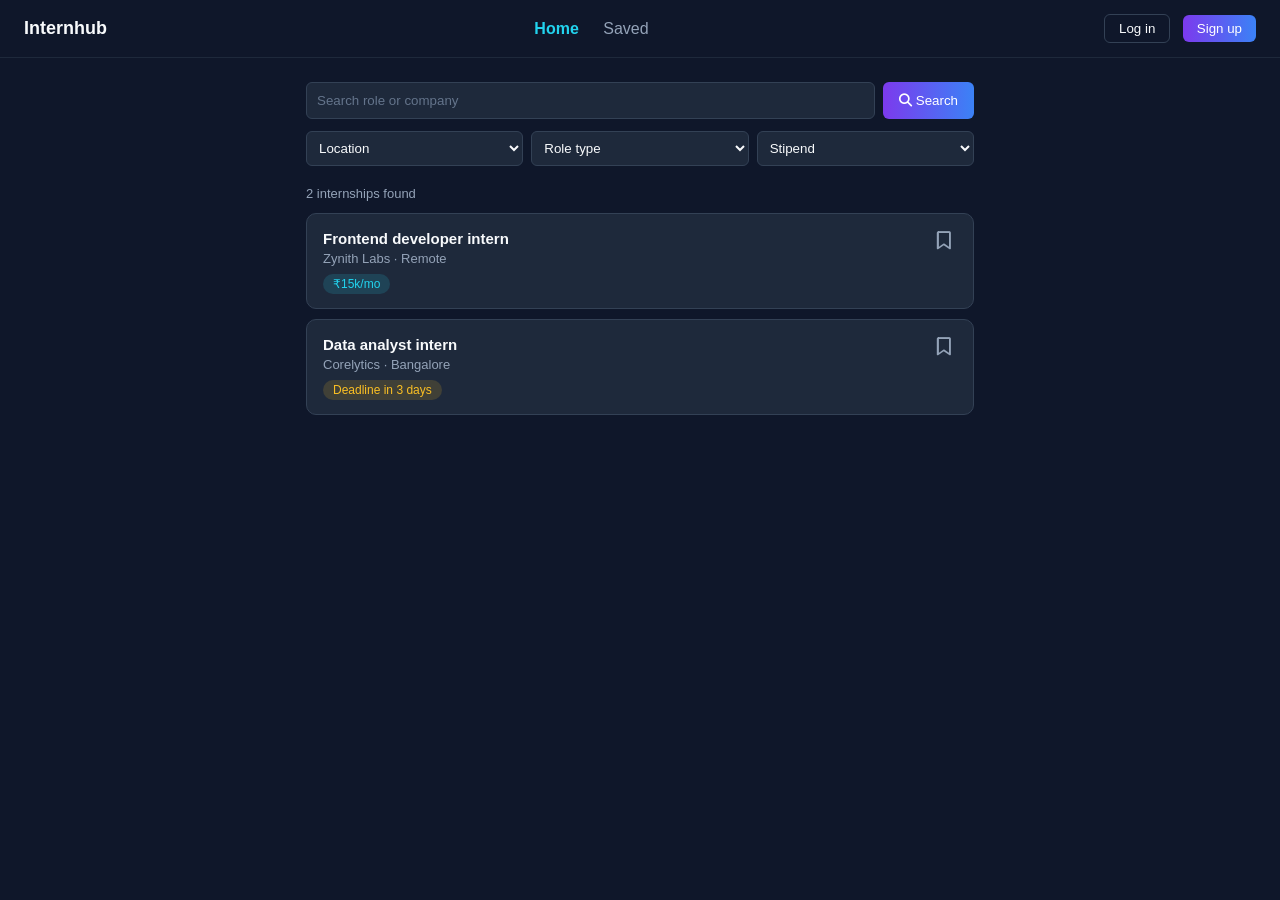
<file: index.html>
<!DOCTYPE html>
<html lang="en">
<head>
    <meta charset="UTF-8">
    <meta name="viewport" content="width=device-width, initial-scale=1.0">
    <title>Internhub</title>
    <link rel="stylesheet" href="style.css">
    <link rel="stylesheet" href="https://cdnjs.cloudflare.com/ajax/libs/font-awesome/6.5.1/css/all.min.css">
</head>
<body>
    <nav class="navbar">
    <div class="logo">Internhub</div>
    <div class="nav-links">
         <a href="index.html" class="active">Home</a>
         <a href="saved.html">Saved</a>
    </div>
     <div class="auth-buttons">
        <button onclick="location.href='login.html'">Log in</button>
        <button class="primary" onclick="location.href='signup.html'">Sign up</button>
     </div>
    </nav>
    <!--search filters-->
    <div class="container">
    <div class="search-bar">
      <input type="text" id="searchInput" placeholder="Search role or company">
      <button onclick="searchInternships()"><i class="fa-solid fa-magnifying-glass"></i> Search</button>
    </div>
    <div class="filters">
      <select id="locationFilter" onchange="applyFilters()"><option>Location</option><option>Remote</option><option>Delhi NCR</option></select>
      <select id="roleFilter" onchange="applyFilters()"><option>Role type</option><option>Software</option><option>Design</option></select>
      <select id="stipendFilter" onchange="applyFilters()"><option>Stipend</option><option>Paid</option><option>Unpaid</option></select>  
    </div>

    <p id="resultCount">Loading internships...</p>
    <!-- INTERNSHIP CARDS get inserted here by JavaScript -->
    <div id="internshipList" class="internship-list"></div>
  </div>

  <script src="script.js"></script>
    
</body>
</html>
</file>
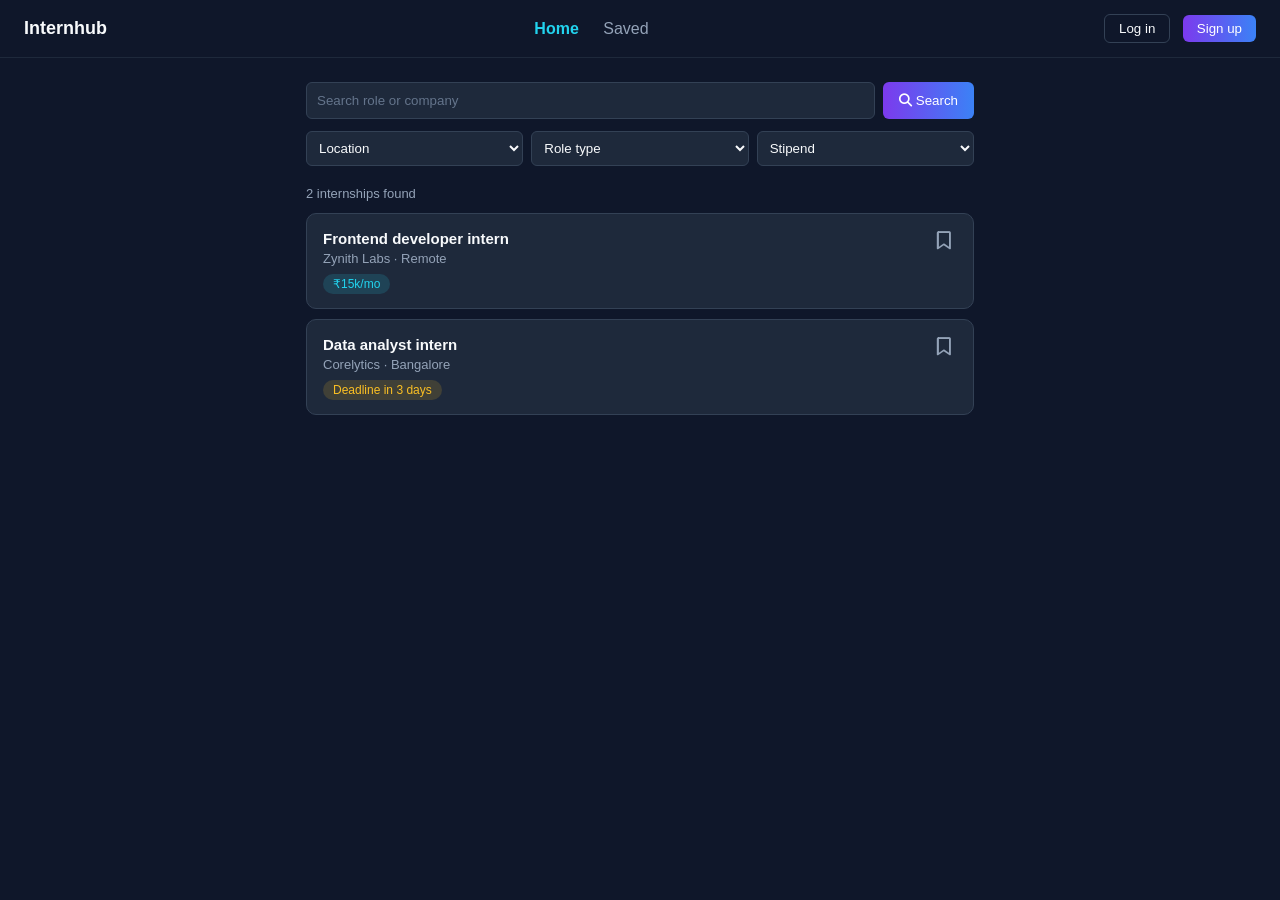
<file: my new project/index.html>
<!DOCTYPE html>
<html lang="en">
<head>
    <meta charset="UTF-8">
    <meta name="viewport" content="width=device-width, initial-scale=1.0">
    <title>Internhub</title>
    <link rel="stylesheet" href="style.css">
    <link rel="stylesheet" href="https://cdnjs.cloudflare.com/ajax/libs/font-awesome/6.5.1/css/all.min.css">
</head>
<body>
    <nav class="navbar">
    <div class="logo">Internhub</div>
    <div class="nav-links">
         <a href="index.html" class="active">Home</a>
         <a href="saved.html">Saved</a>
    </div>
     <div class="auth-buttons">
        <button onclick="location.href='login.html'">Log in</button>
        <button class="primary" onclick="location.href='signup.html'">Sign up</button>
     </div>
    </nav>
    <!--search filters-->
    <div class="container">
    <div class="search-bar">
      <input type="text" id="searchInput" placeholder="Search role or company">
      <button onclick="searchInternships()"><i class="fa-solid fa-magnifying-glass"></i> Search</button>
    </div>
    <div class="filters">
      <select id="locationFilter" onchange="applyFilters()"><option>Location</option><option>Remote</option><option>Delhi NCR</option></select>
      <select id="roleFilter" onchange="applyFilters()"><option>Role type</option><option>Software</option><option>Design</option></select>
      <select id="stipendFilter" onchange="applyFilters()"><option>Stipend</option><option>Paid</option><option>Unpaid</option></select>  
    </div>

    <p id="resultCount">Loading internships...</p>
    <!-- INTERNSHIP CARDS get inserted here by JavaScript -->
    <div id="internshipList" class="internship-list"></div>
  </div>

  <script src="script.js"></script>
    
</body>
</html>
</file>
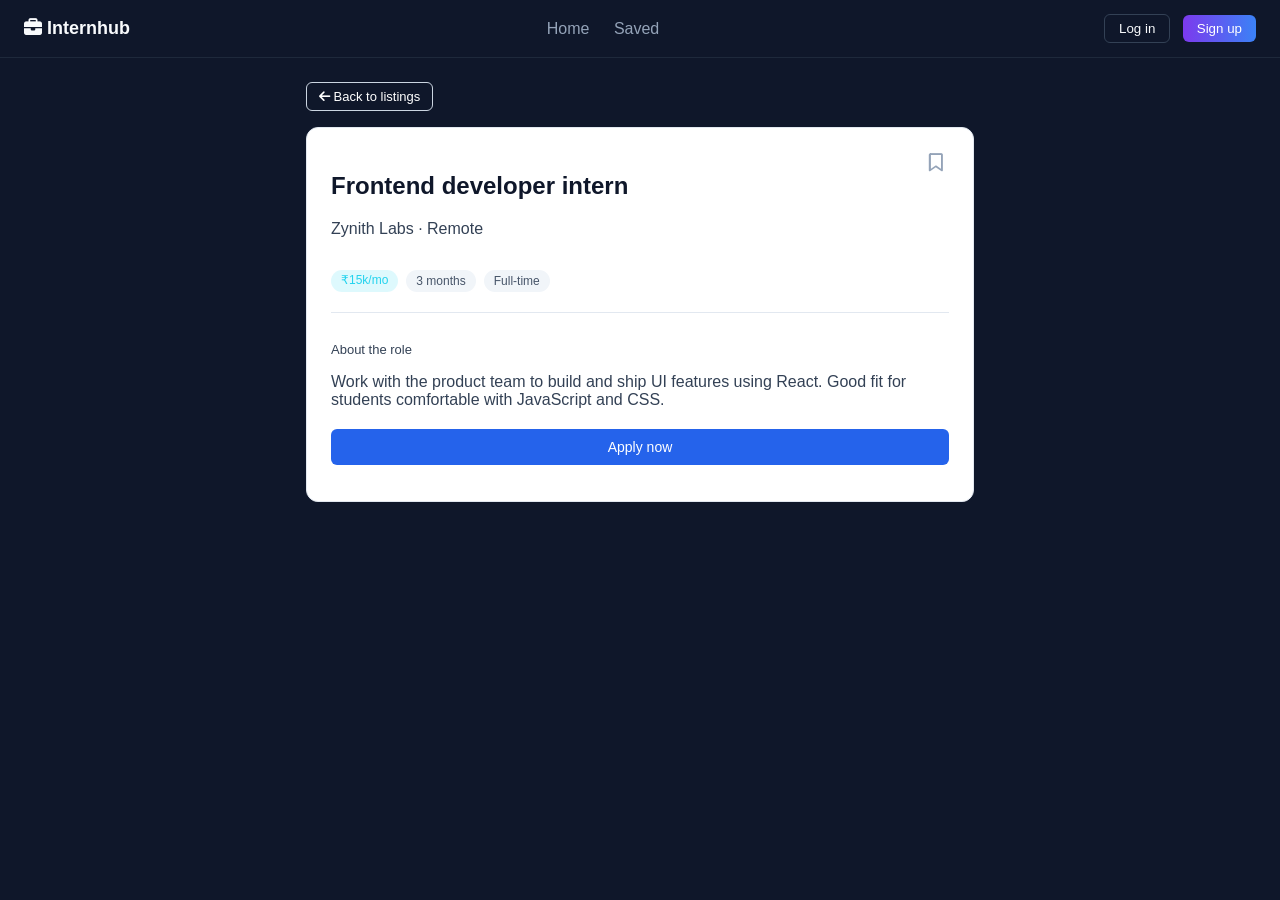
<file: detail.html>
<!DOCTYPE html>
<html lang="en">
<head>
  <meta charset="UTF-8">
  <title>Internship Details - Internhub</title>
  <link rel="stylesheet" href="style.css">
  <link rel="stylesheet" href="https://cdnjs.cloudflare.com/ajax/libs/font-awesome/6.5.1/css/all.min.css">
</head>
<body>

  <nav class="navbar">
    <div class="logo"><i class="fa-solid fa-briefcase"></i> Internhub</div>
    <div class="nav-links">
      <a href="index.html">Home</a>
      <a href="saved.html">Saved</a>
    </div>
    <div class="auth-buttons">
      <button onclick="location.href='login.html'">Log in</button>
      <button class="primary" onclick="location.href='signup.html'">Sign up</button>
    </div>
  </nav>

  <div class="container">
    <button class="back-btn" onclick="location.href='index.html'"><i class="fa-solid fa-arrow-left"></i> Back to listings</button>

    <div class="detail-card" id="detailContent">
  <!-- Filled dynamically by script.js -->
</div>

  <script src="script.js"></script>
</body>
</html>
</file>
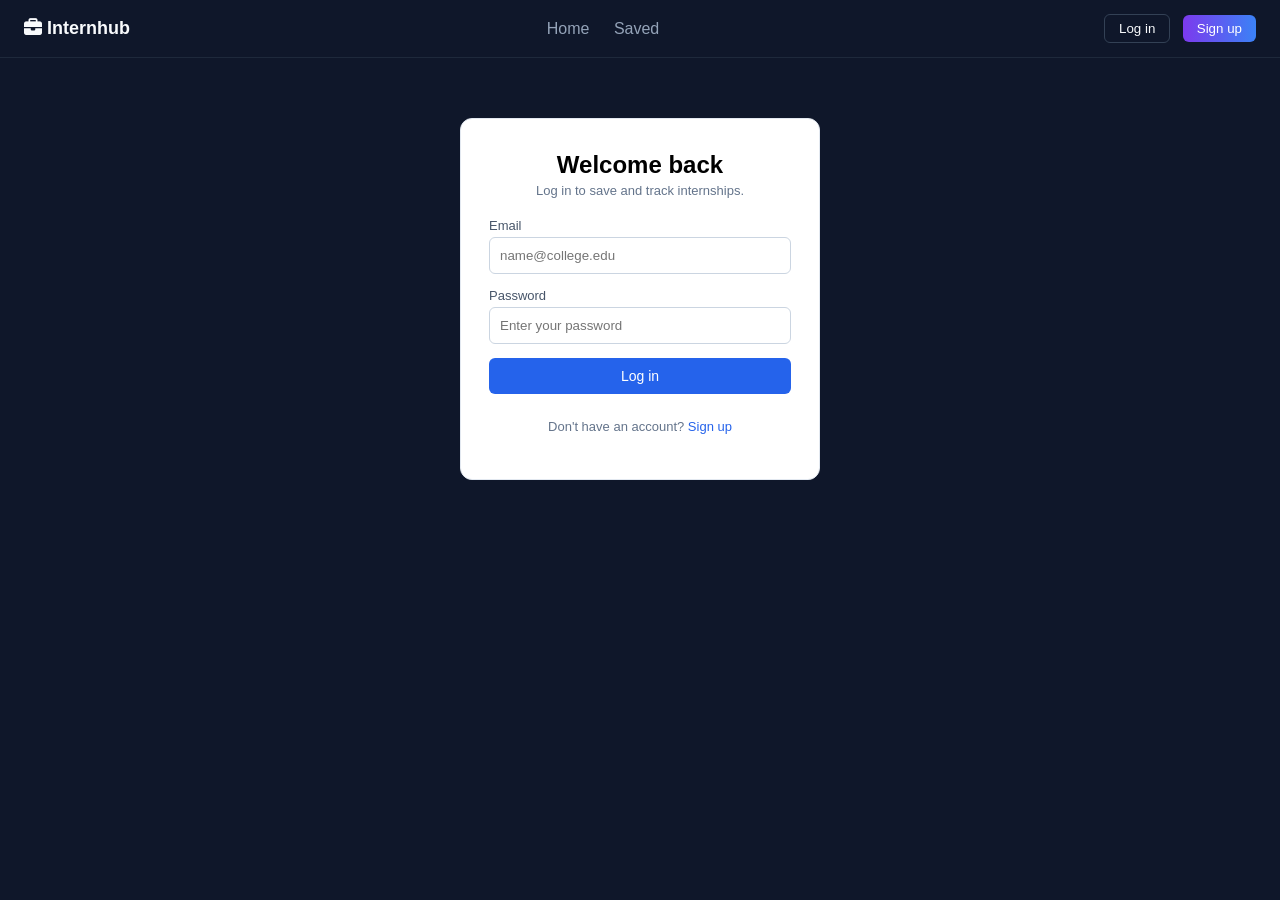
<file: login.html>
<!DOCTYPE html>
<html lang="en">
<head>
  <meta charset="UTF-8">
  <title>Login - Internhub</title>
  <link rel="stylesheet" href="style.css">
  <link rel="stylesheet" href="https://cdnjs.cloudflare.com/ajax/libs/font-awesome/6.5.1/css/all.min.css">
</head>
<body>

  <nav class="navbar">
    <div class="logo"><i class="fa-solid fa-briefcase"></i> Internhub</div>
    <div class="nav-links">
      <a href="index.html">Home</a>
      <a href="saved.html">Saved</a>
    </div>
    <div class="auth-buttons">
      <button onclick="location.href='login.html'">Log in</button>
      <button class="primary" onclick="location.href='signup.html'">Sign up</button>
    </div>
  </nav>

  <div class="auth-container">
    <div class="auth-card">
      <h2>Welcome back</h2>
      <p class="auth-subtitle">Log in to save and track internships.</p>

      <label>Email</label>
      <input type="email" id="loginEmail" placeholder="name@college.edu">

      <label>Password</label>
      <input type="password" id="loginPassword" placeholder="Enter your password">

      <button class="auth-btn" onclick="handleLogin()">Log in</button>

      <p class="auth-switch">Don't have an account? <a href="signup.html">Sign up</a></p>
    </div>
  </div>

  <script src="script.js"></script>
</body>
</html>
</file>
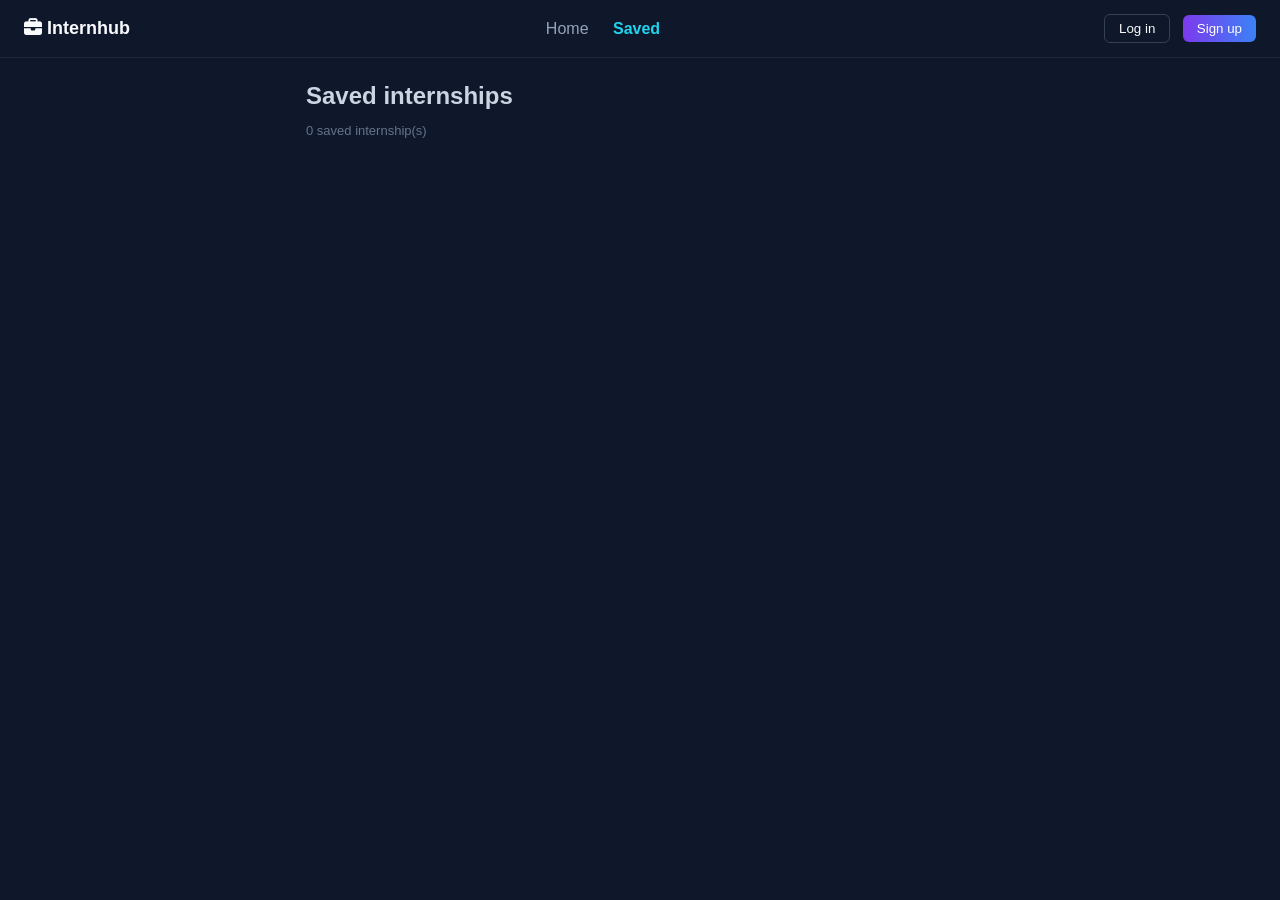
<file: saved.html>
<!DOCTYPE html>
<html lang="en">
<head>
  <meta charset="UTF-8">
  <title>Saved - Internhub</title>
  <link rel="stylesheet" href="style.css">
  <link rel="stylesheet" href="https://cdnjs.cloudflare.com/ajax/libs/font-awesome/6.5.1/css/all.min.css">
</head>
<body>

  <nav class="navbar">
    <div class="logo"><i class="fa-solid fa-briefcase"></i> Internhub</div>
    <div class="nav-links">
      <a href="index.html">Home</a>
      <a href="saved.html" class="active">Saved</a>
    </div>
    <div class="auth-buttons">
      <button onclick="location.href='login.html'">Log in</button>
      <button class="primary" onclick="location.href='signup.html'">Sign up</button>
    </div>
  </nav>

  <div class="container">
    <h2 style="margin-bottom:4px;">Saved internships</h2>
    <p id="savedCount" style="font-size:13px; color:#64748b; margin-bottom:20px;">Loading...</p>
    <div id="savedList" class="internship-list"></div>
  </div>

  <script src="script.js"></script>
</body>
</html>
</file>
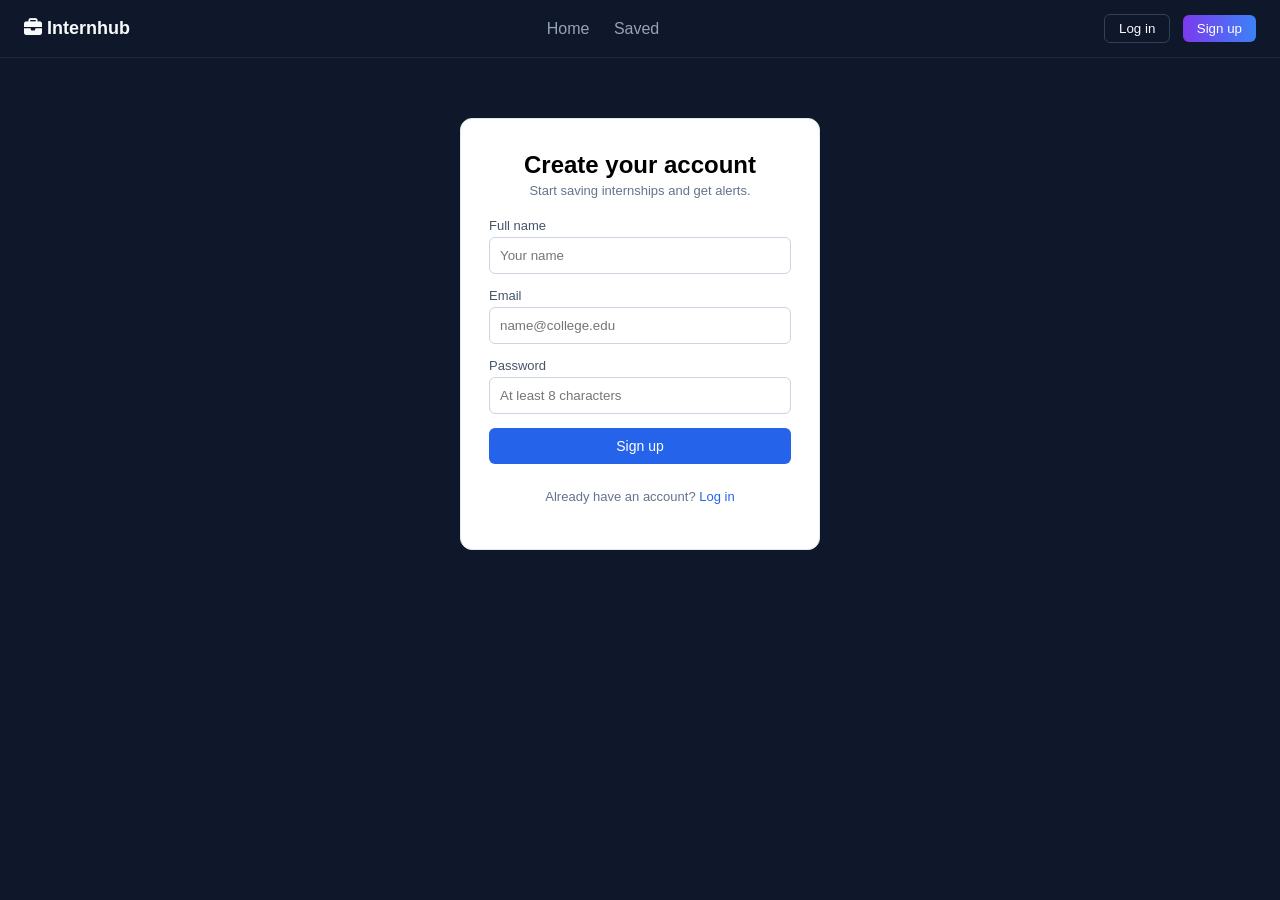
<file: signup.html>
<!DOCTYPE html>
<html lang="en">
<head>
  <meta charset="UTF-8">
  <title>Sign Up - Internhub</title>
  <link rel="stylesheet" href="style.css">
  <link rel="stylesheet" href="https://cdnjs.cloudflare.com/ajax/libs/font-awesome/6.5.1/css/all.min.css">
</head>
<body>

  <nav class="navbar">
    <div class="logo"><i class="fa-solid fa-briefcase"></i> Internhub</div>
    <div class="nav-links">
      <a href="index.html">Home</a>
      <a href="saved.html">Saved</a>
    </div>
    <div class="auth-buttons">
      <button onclick="location.href='login.html'">Log in</button>
      <button class="primary" onclick="location.href='signup.html'">Sign up</button>
    </div>
  </nav>

  <div class="auth-container">
    <div class="auth-card">
      <h2>Create your account</h2>
      <p class="auth-subtitle">Start saving internships and get alerts.</p>

      <label>Full name</label>
      <input type="text" id="signupName" placeholder="Your name">

      <label>Email</label>
      <input type="email" id="signupEmail" placeholder="name@college.edu">

      <label>Password</label>
      <input type="password" id="signupPassword" placeholder="At least 8 characters">

      <button class="auth-btn" onclick="handleSignup()">Sign up</button>

      <p class="auth-switch">Already have an account? <a href="login.html">Log in</a></p>
    </div>
  </div>

  <script src="script.js"></script>
</body>
</html>
</file>
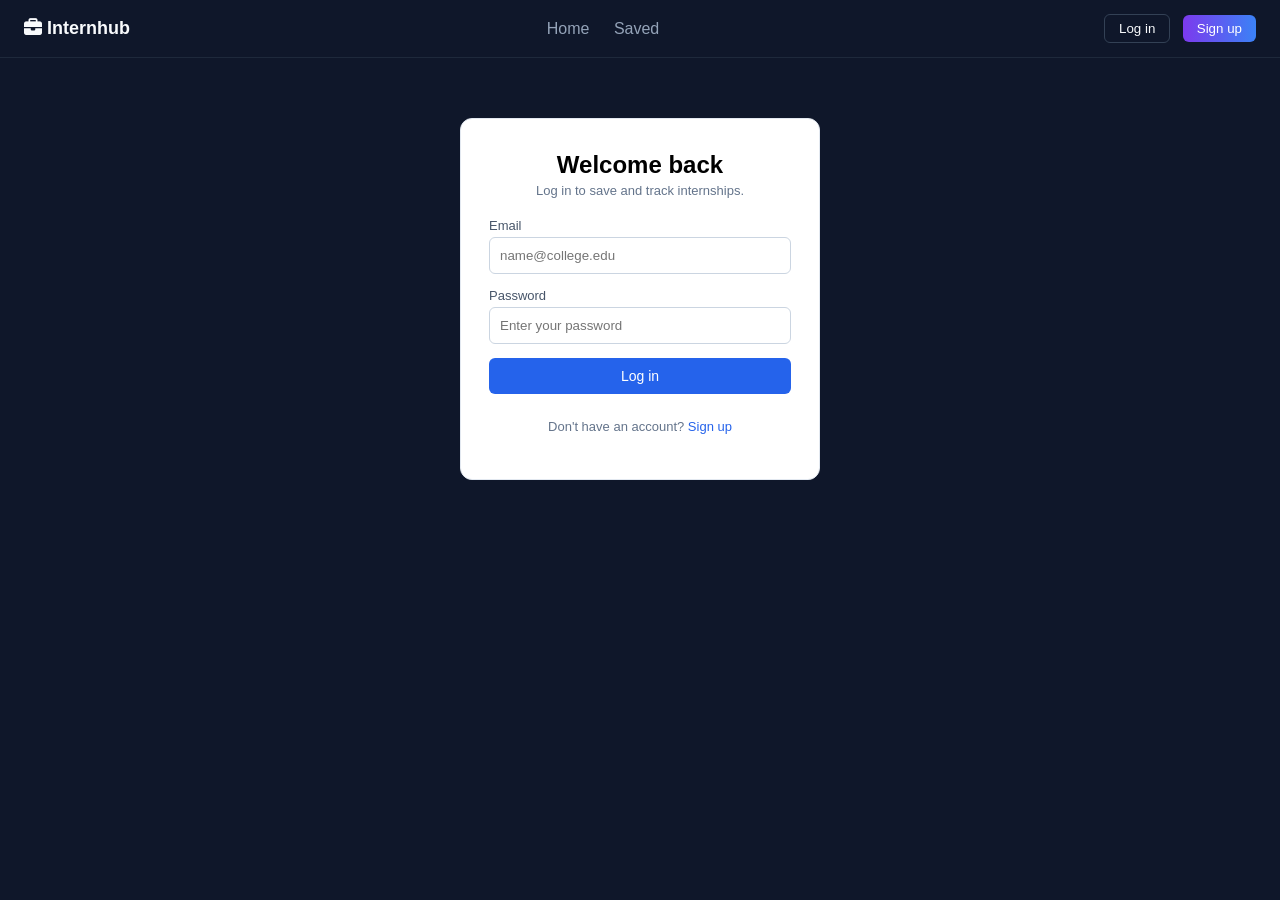
<file: my new project/login.html>
<!DOCTYPE html>
<html lang="en">
<head>
  <meta charset="UTF-8">
  <title>Login - Internhub</title>
  <link rel="stylesheet" href="style.css">
  <link rel="stylesheet" href="https://cdnjs.cloudflare.com/ajax/libs/font-awesome/6.5.1/css/all.min.css">
</head>
<body>

  <nav class="navbar">
    <div class="logo"><i class="fa-solid fa-briefcase"></i> Internhub</div>
    <div class="nav-links">
      <a href="index.html">Home</a>
      <a href="saved.html">Saved</a>
    </div>
    <div class="auth-buttons">
      <button onclick="location.href='login.html'">Log in</button>
      <button class="primary" onclick="location.href='signup.html'">Sign up</button>
    </div>
  </nav>

  <div class="auth-container">
    <div class="auth-card">
      <h2>Welcome back</h2>
      <p class="auth-subtitle">Log in to save and track internships.</p>

      <label>Email</label>
      <input type="email" id="loginEmail" placeholder="name@college.edu">

      <label>Password</label>
      <input type="password" id="loginPassword" placeholder="Enter your password">

      <button class="auth-btn" onclick="handleLogin()">Log in</button>

      <p class="auth-switch">Don't have an account? <a href="signup.html">Sign up</a></p>
    </div>
  </div>

  <script src="script.js"></script>
</body>
</html>
</file>
<file: style.css>
* { box-sizing: border-box; font-family: Arial, sans-serif; }
body { margin: 0; background: #0f172a; color: #cbd5e1; }

.navbar {
  display: flex;
  justify-content: space-between;
  align-items: center;
  padding: 14px 24px;
  background: #0f172a;
  border-bottom: 1px solid #1e293b;
}
.logo { font-weight: bold; font-size: 18px; color: #f8fafc; }
.nav-links a { margin-right: 20px; text-decoration: none; color: #94a3b8; }
.nav-links a.active { color: #22d3ee; font-weight: 600; }

.auth-buttons button { padding: 6px 14px; margin-left: 8px; border-radius: 6px; border: 1px solid #334155; background: transparent; color: #f8fafc; cursor: pointer; }
.auth-buttons button.primary { background: linear-gradient(90deg, #7c3aed, #3b82f6); color: white; border: none; }

.container { max-width: 700px; margin: 24px auto; padding: 0 16px; }

.search-bar { display: flex; gap: 8px; margin-bottom: 12px; }
.search-bar input { flex: 1; padding: 10px; border-radius: 6px; border: 1px solid #334155; background: #1e293b; color: #f8fafc; }
.search-bar input::placeholder { color: #64748b; }
.search-bar button { padding: 10px 16px; border-radius: 6px; border: none; background: linear-gradient(90deg, #7c3aed, #3b82f6); color: white; cursor: pointer; }

.filters { display: flex; gap: 8px; margin-bottom: 20px; }
.filters select { flex: 1; padding: 8px; border-radius: 6px; border: 1px solid #334155; background: #1e293b; color: #f8fafc; }

#resultCount { font-size: 13px; color: #94a3b8; margin-bottom: 12px; }

.internship-list { display: flex; flex-direction: column; gap: 10px; }
.card {
  background: #1e293b; border: 1px solid #334155; border-radius: 10px;
  padding: 16px; display: flex; justify-content: space-between; align-items: flex-start;
}
.card h3 { margin: 0 0 4px; font-size: 15px; color: #f8fafc; }
.card p { margin: 0 0 8px; font-size: 13px; color: #94a3b8; }

.badge { font-size: 12px; padding: 3px 10px; border-radius: 12px; }
.badge.paid { background: rgba(34, 211, 238, 0.15); color: #22d3ee; }
.badge.deadline { background: rgba(251, 191, 36, 0.15); color: #fbbf24; }

.save-btn { border: none; background: none; font-size: 18px; cursor: pointer; color: #94a3b8; }

/*login /signup page*/
.auth-container { display: flex; justify-content: center; padding: 60px 16px; }
.auth-card { background: white; border: 1px solid #e2e8f0; border-radius: 12px; padding: 32px 28px; width: 100%; max-width: 360px; }
.auth-card h2 { text-align: center; margin: 0 0 4px; color:black;}
.auth-subtitle { text-align: center; font-size: 13px; color: #64748b; margin: 0 0 20px; }
.auth-card label { font-size: 13px; color: #475569; display: block; margin-bottom: 4px; }
.auth-card input { width: 100%; padding: 10px; border-radius: 6px; border: 1px solid #cbd5e1; margin-bottom: 14px; }
.auth-btn { width: 100%; padding: 10px; border-radius: 6px; border: none; background: #2563eb; color: white; cursor: pointer; font-size: 14px; margin-bottom: 12px; }
.auth-switch { text-align: center; font-size: 13px; color: #64748b; }
.auth-switch a { color: #2563eb; text-decoration: none; }

/*detail page*/
.back-btn { background: none; border: 1px solid #cbd5e1; border-radius: 6px; padding: 6px 12px; margin-bottom: 16px; cursor: pointer; font-size: 13px; color: white; }
.detail-card { background: white; border: 1px solid #e2e8f0; border-radius: 12px; padding: 24px; }
.detail-header { display: flex; justify-content: space-between; align-items: flex-start; margin-bottom: 16px; }
.detail-tags { display: flex; gap: 8px; margin-bottom: 20px; }
.tag { font-size: 12px; padding: 4px 10px; border-radius: 12px; background: #f1f5f9; color: #64748b; }
.detail-section { border-top: 1px solid #e2e8f0; padding-top: 16px; margin-bottom: 20px; }
.detail-label { font-size: 13px; color: #64748b; margin-bottom: 6px; }
.detail-card h2 { color: #0f172a; }
.detail-card p { color: #334155; }
.detail-card .tag { color: #475569; }
</file>
<file: my new project/style.css>
* { box-sizing: border-box; font-family: Arial, sans-serif; }
body { margin: 0; background: #0f172a; color: #cbd5e1; }

.navbar {
  display: flex;
  justify-content: space-between;
  align-items: center;
  padding: 14px 24px;
  background: #0f172a;
  border-bottom: 1px solid #1e293b;
}
.logo { font-weight: bold; font-size: 18px; color: #f8fafc; }
.nav-links a { margin-right: 20px; text-decoration: none; color: #94a3b8; }
.nav-links a.active { color: #22d3ee; font-weight: 600; }

.auth-buttons button { padding: 6px 14px; margin-left: 8px; border-radius: 6px; border: 1px solid #334155; background: transparent; color: #f8fafc; cursor: pointer; }
.auth-buttons button.primary { background: linear-gradient(90deg, #7c3aed, #3b82f6); color: white; border: none; }

.container { max-width: 700px; margin: 24px auto; padding: 0 16px; }

.search-bar { display: flex; gap: 8px; margin-bottom: 12px; }
.search-bar input { flex: 1; padding: 10px; border-radius: 6px; border: 1px solid #334155; background: #1e293b; color: #f8fafc; }
.search-bar input::placeholder { color: #64748b; }
.search-bar button { padding: 10px 16px; border-radius: 6px; border: none; background: linear-gradient(90deg, #7c3aed, #3b82f6); color: white; cursor: pointer; }

.filters { display: flex; gap: 8px; margin-bottom: 20px; }
.filters select { flex: 1; padding: 8px; border-radius: 6px; border: 1px solid #334155; background: #1e293b; color: #f8fafc; }

#resultCount { font-size: 13px; color: #94a3b8; margin-bottom: 12px; }

.internship-list { display: flex; flex-direction: column; gap: 10px; }
.card {
  background: #1e293b; border: 1px solid #334155; border-radius: 10px;
  padding: 16px; display: flex; justify-content: space-between; align-items: flex-start;
}
.card h3 { margin: 0 0 4px; font-size: 15px; color: #f8fafc; }
.card p { margin: 0 0 8px; font-size: 13px; color: #94a3b8; }

.badge { font-size: 12px; padding: 3px 10px; border-radius: 12px; }
.badge.paid { background: rgba(34, 211, 238, 0.15); color: #22d3ee; }
.badge.deadline { background: rgba(251, 191, 36, 0.15); color: #fbbf24; }

.save-btn { border: none; background: none; font-size: 18px; cursor: pointer; color: #94a3b8; }

/*login /signup page*/
.auth-container { display: flex; justify-content: center; padding: 60px 16px; }
.auth-card { background: white; border: 1px solid #e2e8f0; border-radius: 12px; padding: 32px 28px; width: 100%; max-width: 360px; }
.auth-card h2 { text-align: center; margin: 0 0 4px; color:black;}
.auth-subtitle { text-align: center; font-size: 13px; color: #64748b; margin: 0 0 20px; }
.auth-card label { font-size: 13px; color: #475569; display: block; margin-bottom: 4px; }
.auth-card input { width: 100%; padding: 10px; border-radius: 6px; border: 1px solid #cbd5e1; margin-bottom: 14px; }
.auth-btn { width: 100%; padding: 10px; border-radius: 6px; border: none; background: #2563eb; color: white; cursor: pointer; font-size: 14px; margin-bottom: 12px; }
.auth-switch { text-align: center; font-size: 13px; color: #64748b; }
.auth-switch a { color: #2563eb; text-decoration: none; }

/*detail page*/
.back-btn { background: none; border: 1px solid #cbd5e1; border-radius: 6px; padding: 6px 12px; margin-bottom: 16px; cursor: pointer; font-size: 13px; color: white; }
.detail-card { background: white; border: 1px solid #e2e8f0; border-radius: 12px; padding: 24px; }
.detail-header { display: flex; justify-content: space-between; align-items: flex-start; margin-bottom: 16px; }
.detail-tags { display: flex; gap: 8px; margin-bottom: 20px; }
.tag { font-size: 12px; padding: 4px 10px; border-radius: 12px; background: #f1f5f9; color: #64748b; }
.detail-section { border-top: 1px solid #e2e8f0; padding-top: 16px; margin-bottom: 20px; }
.detail-label { font-size: 13px; color: #64748b; margin-bottom: 6px; }
.detail-card h2 { color: #0f172a; }
.detail-card p { color: #334155; }
.detail-card .tag { color: #475569; }
</file>
